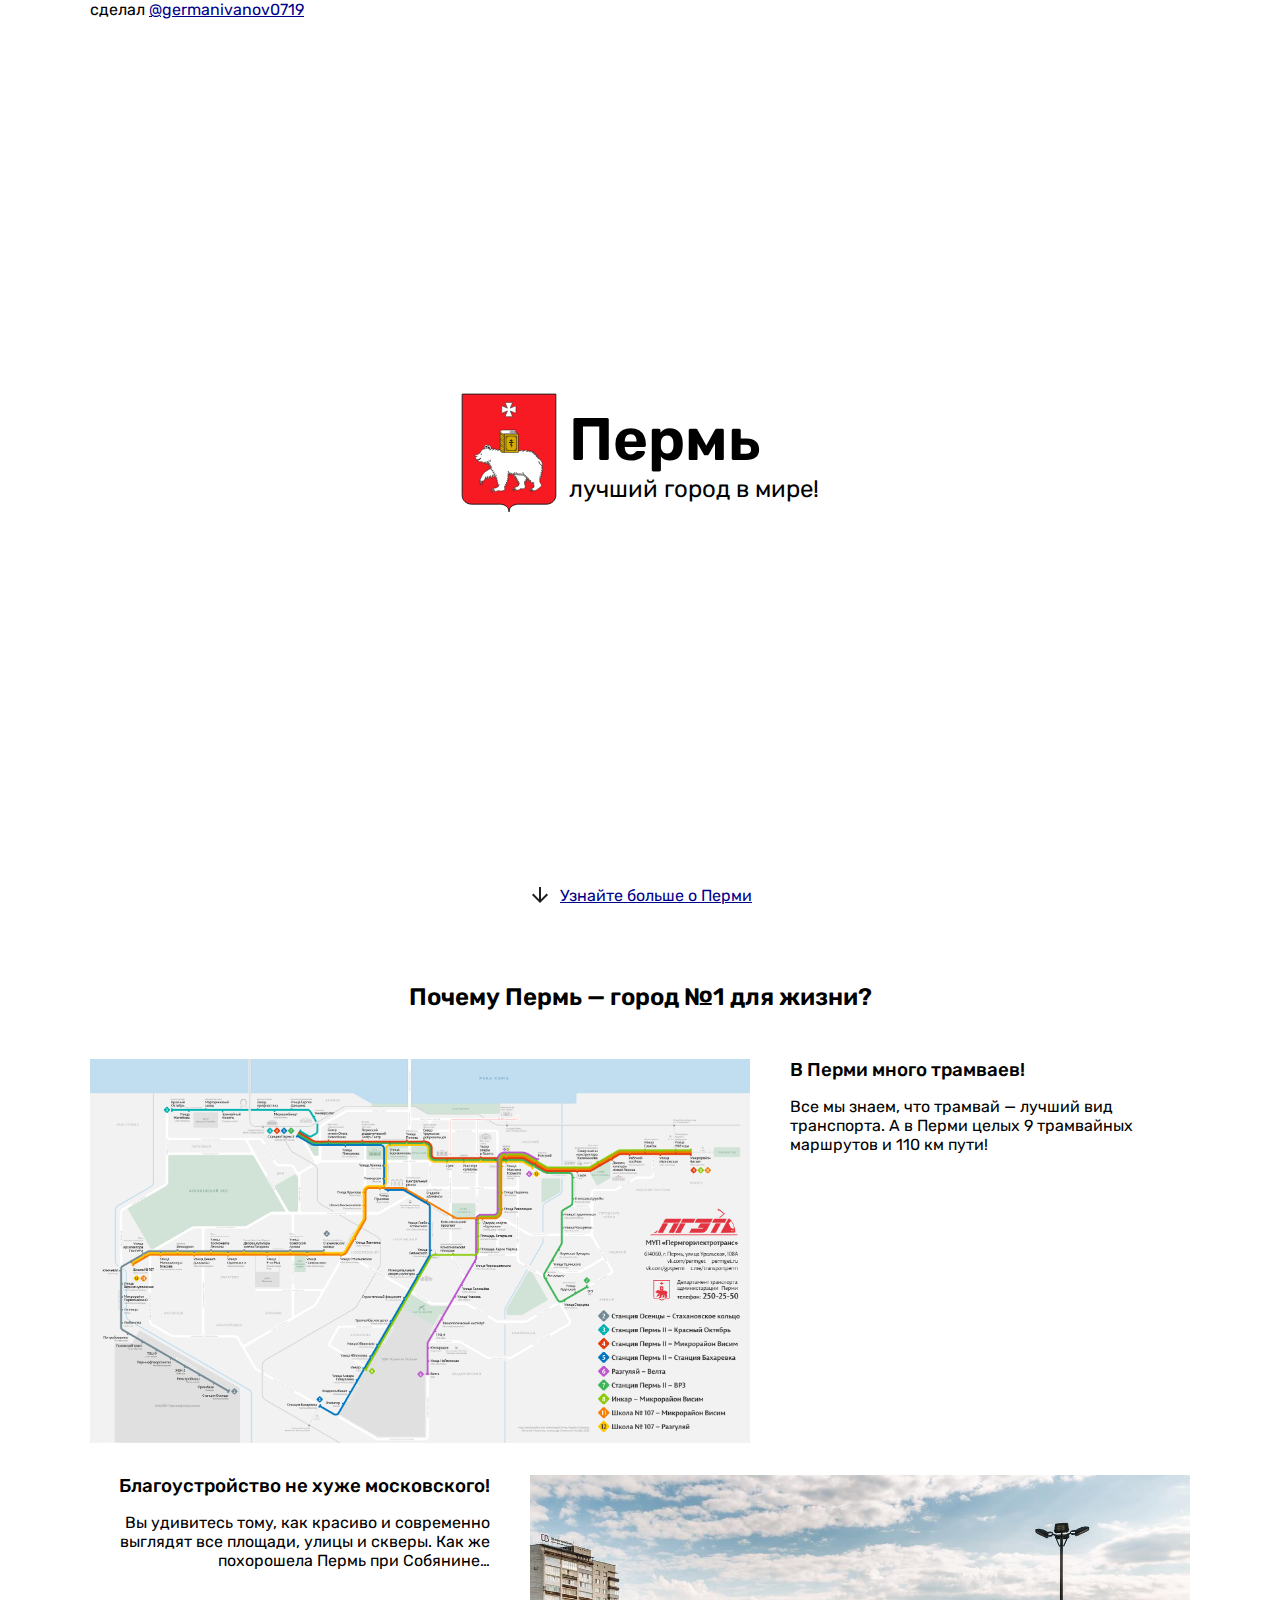
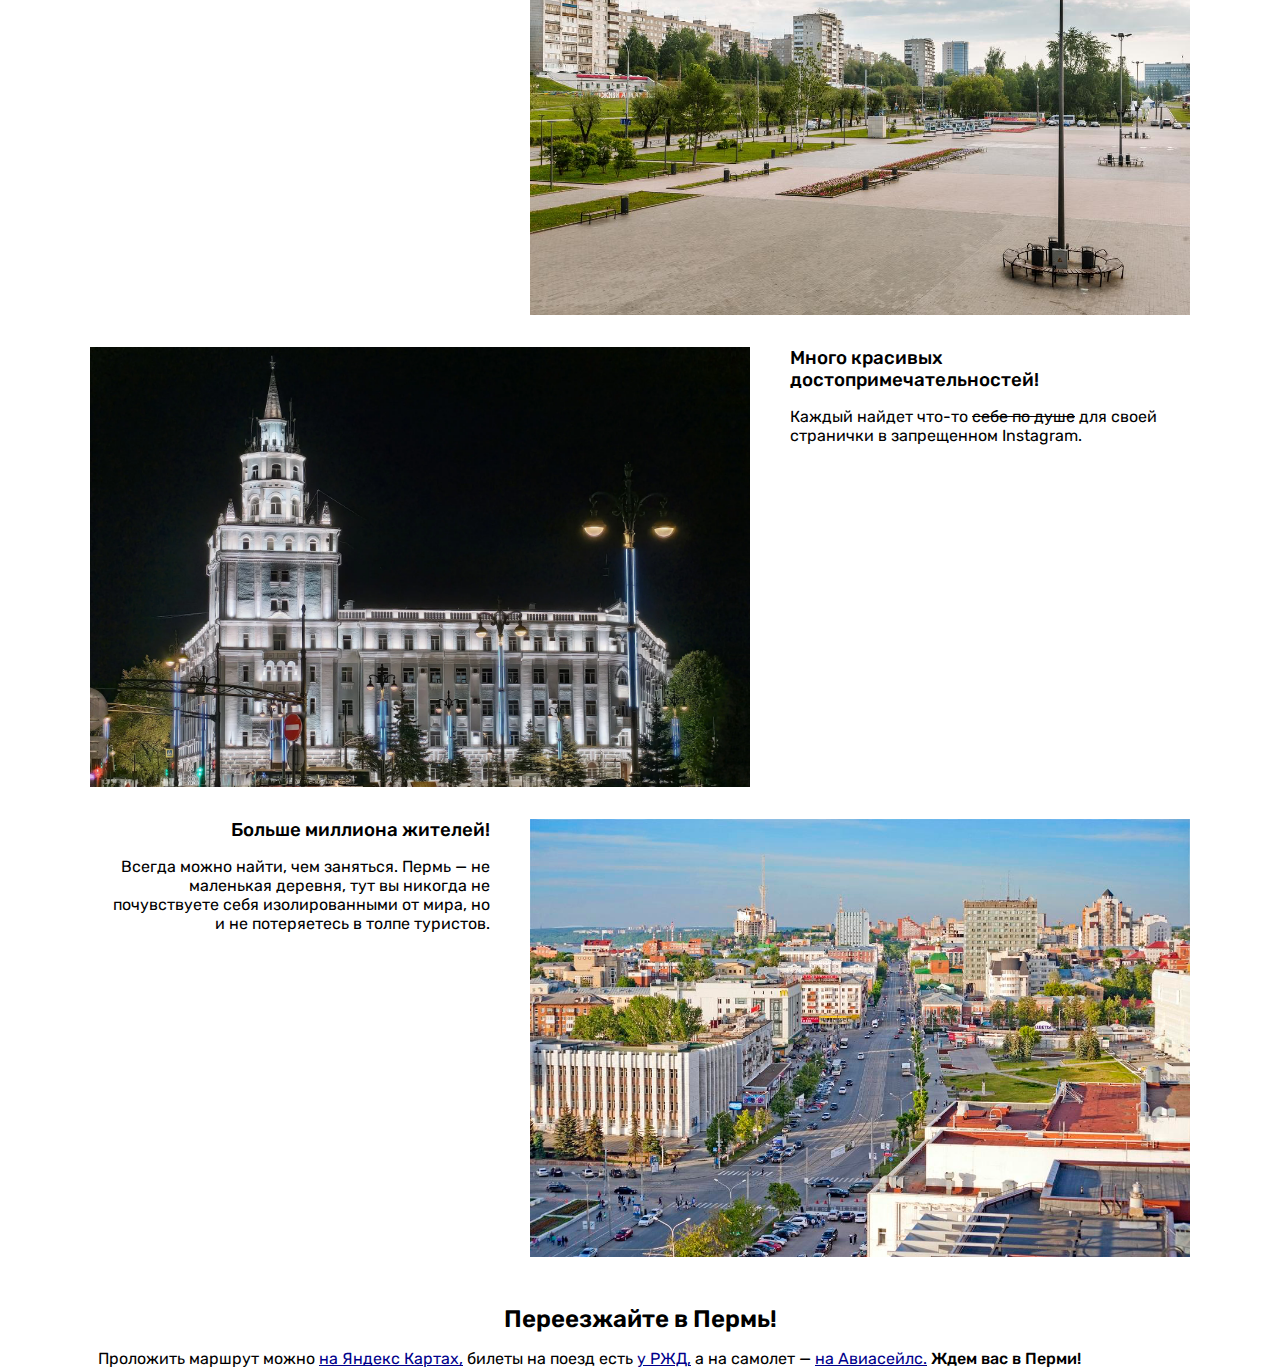
<file: index.html>
<!DOCTYPE html>
<html lang="ru">
  <head>
    <meta charset="UTF-8" />
    <meta name="viewport" content="width=device-width, initial-scale=1.0" />
    <title>Пермь — лучший город мира</title>
    <meta
      name="description"
      content="Website that praises City of Perm, explaining why it is better than any other city in the world." />
    <link async rel="stylesheet" href="styles/index.css" />
    <link rel="preconnect" href="https://fonts.googleapis.com" />
    <link rel="preconnect" href="https://fonts.gstatic.com" crossorigin />
    <link
      async
      href="https://fonts.googleapis.com/css2?family=Rubik:ital,wght@0,300..900;1,300..900&display=swap"
      rel="stylesheet" />
    <!-- Google tag (gtag.js) -->
    <script
      async
      src="https://www.googletagmanager.com/gtag/js?id=G-23L9X7XG9D"></script>
    <script>
      window.dataLayer = window.dataLayer || [];
      function gtag() {
        dataLayer.push(arguments);
      }
      gtag("js", new Date());

      gtag("config", "G-23L9X7XG9D");
    </script>
  </head>
  <body>
    <div id="madeby">
      сделал
      <a href="https://github.com/germanivanov0719">@germanivanov0719</a>
    </div>
    <div id="main-block">
      <img
        src="./src/Coat_of_Arms_of_Perm.svg"
        height="120"
        width="96.19"
        alt="coat of arms of Perm" />
      <div>
        <h1>Пермь</h1>
        лучший город в мире!
      </div>
    </div>
    <a id="more" href="#why">
      <img
        src="./src/arrow_down.svg"
        class="icons"
        height="24"
        width="24"
        alt="arrow down" />
      <p href="#why">Узнайте больше о Перми</p>
    </a>

    <h2 id="why">Почему Пермь — город №1 для жизни?</h2>
    <!-- Трамваи -->
    <div class="card">
      <img src="./src/trams_map.webp" width="60%" alt="Perm trams map" />
      <div>
        <h3>В Перми много трамваев!</h3>
        <p>
          Все мы знаем, что трамвай — лучший вид транспорта. А в Перми целых 9
          трамвайных маршрутов и 110 км пути!
        </p>
      </div>
    </div>
    <!-- Благоустройство -->
    <div class="card reverse">
      <div>
        <h3>Благоустройство не хуже московского!</h3>
        <p>
          Вы удивитесь тому, как красиво и современно выглядят все площади,
          улицы и скверы. Как же похорошела Пермь при Собянине…
        </p>
      </div>
      <img src="./src/square.webp" width="60%" alt="Perm center square" />
    </div>
    <!-- Достопримечательности -->
    <div class="card">
      <img
        src="./src/landmarks.webp"
        width="60%"
        alt="Perm landmark: Death tower" />
      <div>
        <h3>Много красивых достопримечательностей!</h3>
        <p>
          Каждый найдет что-то
          <s>себе по душе</s>
          для своей странички в запрещенном Instagram.
        </p>
      </div>
    </div>
    <!-- Крупный город -->
    <div class="card reverse">
      <div>
        <h3>Больше миллиона жителей!</h3>
        <p>
          Всегда можно найти, чем заняться. Пермь — не маленькая деревня, тут вы
          никогда не почувствуете себя изолированными от мира, но и не
          потеряетесь в толпе туристов.
        </p>
      </div>
      <img src="./src/big_street.webp" width="60%" alt="busy Perm street" />
    </div>

    <div id="move-perm">
      <h2>Переезжайте в Пермь!</h2>
      <p>
        Проложить маршрут можно
        <a href="https://yandex.ru/maps/?rtext=~Пермь">на Яндекс Картах,</a>
        билеты на поезд есть
        <a href="https://rzd.ru">у РЖД,</a>
        а на самолет —
        <a href="https://www.aviasales.ru">на Авиасейлс.</a>
        <b>Ждем вас в Перми!</b>
      </p>
    </div>
  </body>
</html>
</file>
<file: styles/index.css>
* {
  box-sizing: border-box;
}

html,
body {
  height: 100%;
  margin: 0 auto;
}

a {
    color: darkblue;
}
b {
    font-weight: 500;
}

body {
  background-color: white;
  font-family: "Rubik", sans-serif;
  max-width: 1100px;
}

h1 {
  font-weight: 600;
  font-size: 2.5em;
  margin: 0;
}

h2 {
  font-weight: 600;
  font-size: 1.5em;
  margin-bottom: 2em;
  text-align: center;
}

h3 {
  font-weight: 500;
  margin-top: 0;
  margin-bottom: 0;
  /* font-size: 1em */
}

#main-block {
  height: calc(100% - 2rem);
  display: flex;
  flex-direction: row;
  margin: 0 auto;
  /* calc(50vh - 5em/2) auto calc(50vh - 5em/2 - 2rem) */
  width: max-content;
  gap: .5em;
  align-items: center;
  font-size: 1.5em;
}

#main-block > img {
  height: 5em;
}

#main-block > div {
  text-align: left;
  margin: 0 auto;
  align-self: center;
}

#more {
  align-items: center;
  display: flex;
  flex-direction: row;
  gap: 0.5em;
  font-size: 1em;
  width: max-content;
  margin: 0 auto 5em auto;
  height: 1em;
}

#more > img {
  height: 1.5em;
  margin: 0;
}

.card {
  display: flex;
  flex-direction: row;
  gap: 1.5em;
  margin-bottom: 2em;
}

.card > div {
  padding: 0 1em;
}
.card.reverse > div {
    text-align: right;
}

.card > img {
  /* width: 70%; */
}

@media (max-width: 850px) {
  .card {
    flex-direction: column;
  }
  .card > img {
    width: 100%;
  }
  .card.reverse {
    flex-direction: column-reverse;
    text-align: left;
  }
}

#move-perm > h2 {
    margin-top: 2em;
    margin-bottom: .5em;
}
#move-perm {
    margin: 2em .5em;
}
</file>
